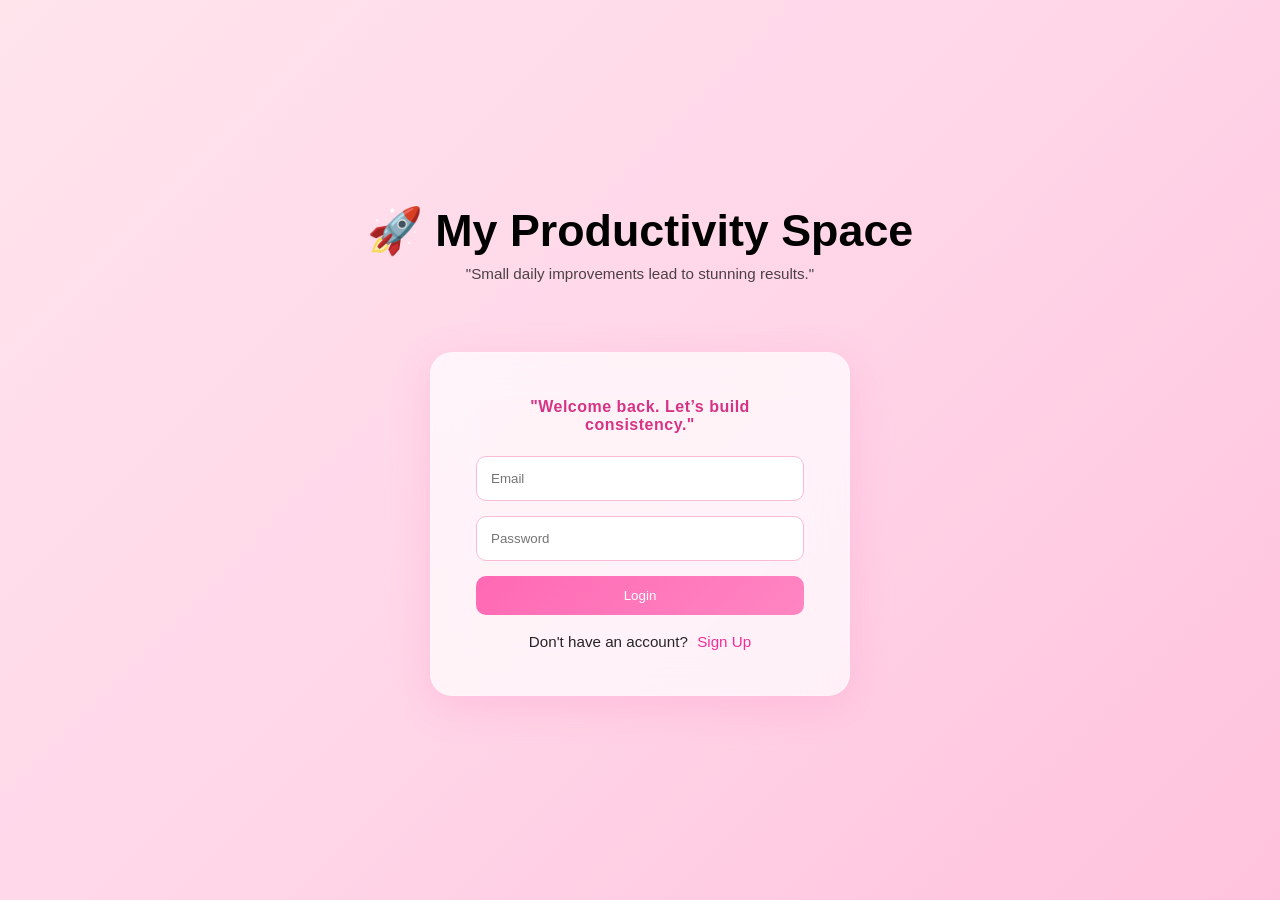
<file: frontend/index.html>
<!DOCTYPE html>
<html>
<head>
  <title>Khushi's Dashboard</title>
  <link rel="stylesheet" href="style.css">
</head>
<body class="auth-body">

<div class="auth-container">
  <h1 class="logo">🚀 My Productivity Space</h1>
  <p class="quote">"Small daily improvements lead to stunning results."</p>

  <div class="card">

    <div id="loginForm">
      <h2>"Welcome back. Let’s build consistency."</h2>

      <input type="email" id="loginEmail" placeholder="Email" />
      <input type="password" id="loginPassword" placeholder="Password" />

      <button onclick="login()">Login</button>

      <p class="toggle-text">
        Don't have an account?
        <span class="toggle-link" onclick="showSignup()">Sign Up</span>
      </p>
    </div>

    <div id="signupForm" class="hidden">
      <h2>"Create your space. Start your journey."</h2>

      <input type="text" id="signupName" placeholder="Full Name" />
      <input type="email" id="signupEmail" placeholder="Email" />
      <input type="password" id="signupPassword" placeholder="Password" />

      <button onclick="signup()">Sign Up</button>

      <p class="toggle-text">
        Already have an account?
        <span class="toggle-link" onclick="showLogin()">Login</span>
      </p>
    </div>

  </div>
</div>

<script src="script.js"></script>
</body>
</html>
</file>
<file: frontend/style.css>
*{   
  margin: 0; 
    padding: 0; 
      box-sizing: border-box; 
        font-family: 'Segoe UI', sans-serif;
 } 


 body {  
     min-height: 100vh; 
      margin: 0;   
       background: linear-gradient(135deg, #ffe4ec, #ffd6e8, #ffc2dd);
        display: flex;  
         justify-content: center;  
          align-items: center;  
           color: black; } 

.auth-container h1{
 
  font-weight: 650;
 
}

.auth-container p {
  font-size: 0.95rem;
 font-weight: 500;

}
  .auth-container {   text-align: center;  
     display: flex; 
       flex-direction: column; 
         align-items: center; }  
         
         .logo {   font-size: 2.8rem;
             font-weight: 600;  
              margin-bottom: 8px; }  

  .quote {   opacity: 0.7;   margin-bottom: 40px;   font-size: 0.95rem; } 

    .card {   margin-top: 30px;   width: 420px;       
           padding: 45px;       border-radius: 22px;  
            background: rgba(255,255,255,0.7);  
             border: 1px solid rgba(255, 255, 255, 0.18);
            backdrop-filter: blur(20px);  
              box-shadow: 0 10px 40px rgba(255,105,180,0.2) ;
              transition: 0.4s ease; }  


   .card:hover {
  box-shadow: 0 12px 35px rgba(255, 105, 180, 0.35);
  transform: translateY(-4px);
}

.card h2 {
  margin-bottom: 22px;
  font-weight: 600;
  font-size: 1rem;
  color: #d63384;
  letter-spacing: 0.5px;
}
      input {
  width: 100%;
  padding: 14px;
  margin-bottom: 15px;
  border-radius: 10px;
  border: 1px solid #f8bcd4;
  background: white;
  color: #333;
  outline: none;
}

     input {
  width: 100%;
  padding: 14px;
  margin-bottom: 15px;
  border-radius: 10px;
  border: 1px solid #f8bcd4;
  background: white;
  color: #333;
  outline: none;
}

input:focus {
  border: 1px solid #ff69b4;
  box-shadow: 0 0 8px rgba(255,105,180,0.3);
}

        button {
  width: 100%;
  padding: 12px;
  border-radius: 10px;
  border: none;
  background: linear-gradient(135deg, #ff69b4, #ff85c2);
  color: white;
  cursor: pointer;
  transition: 0.3s;
}

              button:hover {
  transform: translateY(-2px);
  box-shadow: 0 8px 20px rgba(255,105,180,0.4);
}

                
                .toggle-text {   margin-top: 18px;   font-size: 0.9rem;   opacity: 0.85; }  
                
                .toggle-link {   color: #ed0e89;   margin-left: 5px;   cursor: pointer;   font-weight: 500;   transition: 0.3s; } 
                
                .toggle-link:hover {   text-decoration: underline;   color: black; } 
                
                .hidden {   display: none; }


.dashboard-body {
  min-height: 100vh;
  background: linear-gradient(135deg, #fff0f6, #ffe3ec);
  color: #4a4a4a;
  display: flex;
  justify-content: center;
  padding: 40px 20px;
}

.dashboard {
  width: 1200px;
  max-width: 100%;
}



.top-bar {
  display: flex;
  justify-content: space-between;
  align-items: center;
  margin-bottom: 30px;
}

.logout-btn {
  width: auto;
  padding: 8px 18px;
  background: #ff4d94;
  border-radius: 10px;
  color: white;
}

.welcome-card {
  background: white;
  box-shadow: 0 8px 25px rgba(255,105,180,0.15);
  padding: 25px;
  border-radius: 18px;
  margin-bottom: 30px;
}

.stats {
  display: grid;
  grid-template-columns: repeat(auto-fit, minmax(220px, 1fr));
  gap: 20px;
  margin-bottom: 30px;
}

.stat-card {
  padding: 25px;
  border-radius: 18px;
  background: white;
  box-shadow: 0 6px 20px rgba(255,105,180,0.15);
  text-align: center;
  transition: 0.3s;
}

.stat-card:hover {
  transform: translateY(-5px);
  background: #ffeaf3;
}

.stat-card h3 {
  font-size: 2rem;
  color: #ff4d94;
}


.section {
  background: white;
  box-shadow: 0 6px 20px rgba(255,105,180,0.12);
  padding: 30px;
  border-radius: 20px;
  margin-bottom: 25px;
  display: flex;
  flex-direction: column;
  gap: 15px;
}



.section-container {
  display: grid;
  grid-template-columns: repeat(auto-fit, minmax(320px, 1fr));
  gap: 20px;
}

.task-input,
.section .goal-input-group,
.section .notes-input-group {
  display: flex;
  gap: 12px;
  align-items: center;
}

.task-input input,
.section input {
  flex: 1;
  margin-bottom: 0;
}

.task-input button,
.section button {
  width: auto;
  padding: 10px 18px;
}

textarea {
  width: 100%;
  height: 100px;
  padding: 12px;
  border-radius: 10px;
  border: 1px solid #f8bcd4;
  background: #fff;
  resize: none;
  color: #333;
}

textarea:focus {
  border: 1px solid #ff69b4;
  box-shadow: 0 0 8px rgba(255,105,180,0.3);
}

#taskList {
  list-style: none;
  margin-top: 15px;
  display: flex;
  flex-direction: column;
  gap: 12px;
}

#taskList li {
  background: #fff;
  padding: 15px 18px;
  border-radius: 16px;
  display: flex;
  justify-content: space-between;
  align-items: center;
  border: 1px solid #f8bcd4;
  transition: 0.3s;
}

#taskList li:hover {
  background: #ffeaf3;
  transform: translateY(-4px);
}

#taskList li.completed {
  opacity: 0.5;
  text-decoration: line-through;
}

#notesContainer,
#goalContainer {
  display: flex;
  flex-direction: column;
  gap: 12px;
}

#notesContainer .card,
#goalContainer .card {
  background: #fff;
  border: 1px solid #f8bcd4;
  padding: 12px 15px;
  border-radius: 14px;
  transition: 0.3s ease;
}

#notesContainer .card:hover,
#goalContainer .card:hover {
  background: #ffeaf3;
  transform: translateY(-3px);
}


#notesContainer .card,
#goalContainer .card {

  width: 100%;
  word-break: break-word;
  overflow-wrap: anywhere;

  max-height: 250px;
  overflow-y: auto;

  
  scrollbar-width: thin;
  scrollbar-color: #ff69b4 #ffe3ec;
}


#notesContainer .card::-webkit-scrollbar,
#goalContainer .card::-webkit-scrollbar {
  width: 6px;
}

#notesContainer .card::-webkit-scrollbar-thumb,
#goalContainer .card::-webkit-scrollbar-thumb {
  background: #ff69b4;
  border-radius: 10px;
}
</file>
